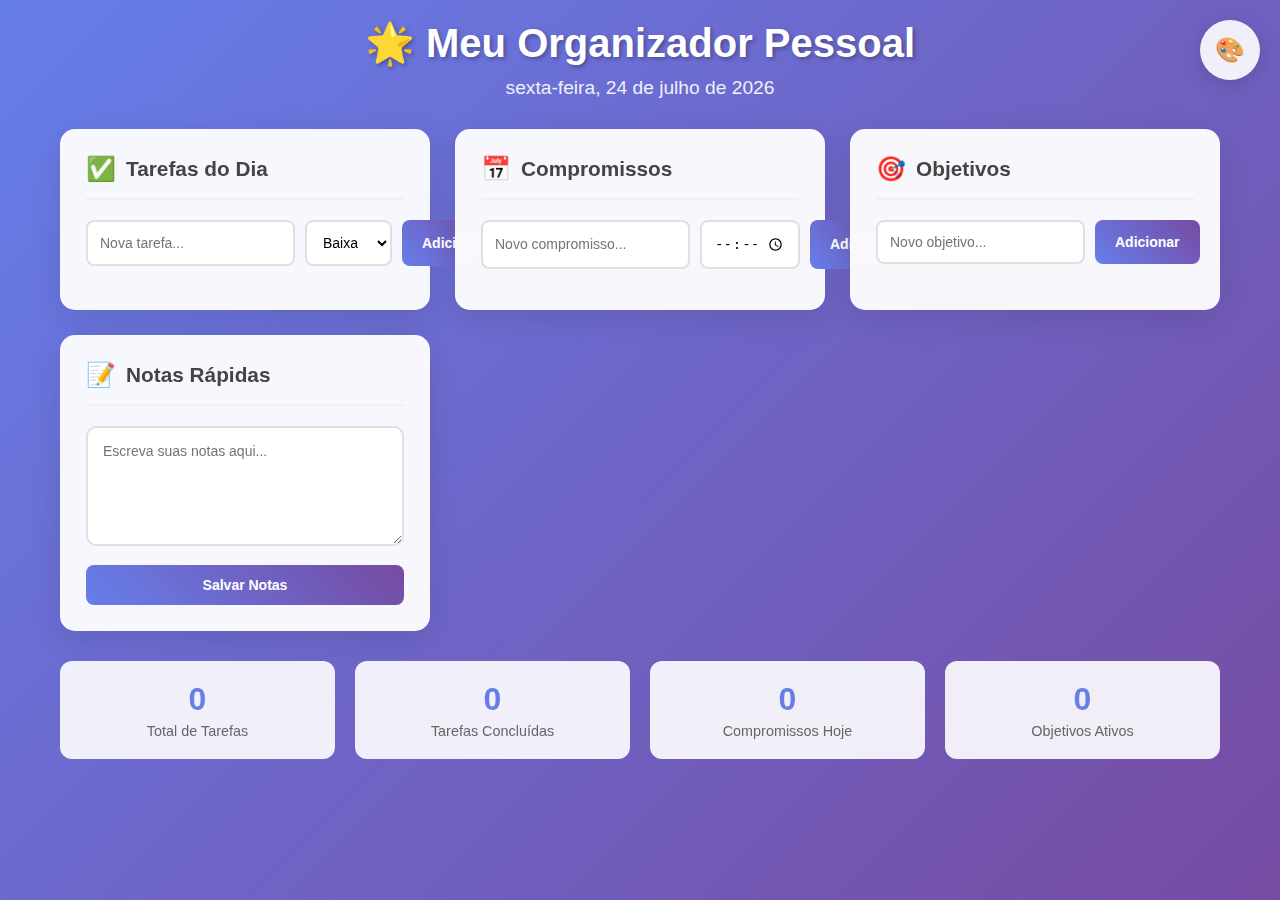
<file: organizacao_feita_por_ia/index.html>
<!DOCTYPE html>
<html lang="pt-BR">
<head>
    <meta charset="UTF-8">
    <meta name="viewport" content="width=device-width, initial-scale=1.0">
    <title>Meu Organizador Pessoal</title>
    <style>
        * {
            margin: 0;
            padding: 0;
            box-sizing: border-box;
        }

        body {
            font-family: 'Segoe UI', Tahoma, Geneva, Verdana, sans-serif;
            background: linear-gradient(135deg, #667eea 0%, #764ba2 100%);
            min-height: 100vh;
            color: #333;
        }

        .container {
            max-width: 1200px;
            margin: 0 auto;
            padding: 20px;
        }

        .header {
            text-align: center;
            margin-bottom: 30px;
            color: white;
            position: relative;
        }

        .header h1 {
            font-size: 2.5em;
            margin-bottom: 10px;
            text-shadow: 2px 2px 4px rgba(0,0,0,0.3);
        }

        .date-display {
            font-size: 1.2em;
            opacity: 0.9;
        }

        .theme-selector {
            position: fixed;
            top: 20px;
            right: 20px;
            background: rgba(255, 255, 255, 0.95);
            border-radius: 15px;
            padding: 20px;
            backdrop-filter: blur(15px);
            box-shadow: 0 8px 32px rgba(0,0,0,0.15);
            border: 1px solid rgba(255,255,255,0.2);
            z-index: 1000;
            transform: translateX(100%);
            transition: transform 0.3s ease, opacity 0.3s ease;
            opacity: 0;
            pointer-events: none;
            max-width: 300px;
        }

        .theme-selector.active {
            transform: translateX(0);
            opacity: 1;
            pointer-events: all;
        }

        .theme-toggle-btn {
            position: fixed;
            top: 20px;
            right: 20px;
            width: 60px;
            height: 60px;
            border-radius: 50%;
            background: rgba(255, 255, 255, 0.9);
            backdrop-filter: blur(10px);
            border: none;
            cursor: pointer;
            display: flex;
            align-items: center;
            justify-content: center;
            font-size: 24px;
            box-shadow: 0 4px 20px rgba(0,0,0,0.15);
            transition: all 0.3s ease;
            z-index: 1001;
            color: #333;
        }

        .theme-toggle-btn:hover {
            transform: scale(1.1);
            box-shadow: 0 6px 25px rgba(0,0,0,0.2);
        }

        .theme-toggle-btn.active {
            background: rgba(255, 100, 100, 0.9);
            color: white;
            transform: rotate(45deg);
        }

        .theme-options {
            display: flex;
            gap: 10px;
            margin-bottom: 15px;
            flex-wrap: wrap;
        }

        .theme-preset {
            width: 30px;
            height: 30px;
            border-radius: 50%;
            cursor: pointer;
            border: 3px solid transparent;
            transition: all 0.3s ease;
        }

        .theme-preset:hover {
            transform: scale(1.1);
            border-color: #333;
        }

        .theme-preset.active {
            border-color: #333;
            transform: scale(1.1);
        }

        .custom-theme {
            display: flex;
            gap: 5px;
            align-items: center;
            margin-top: 10px;
        }

        .color-input {
            width: 40px;
            height: 30px;
            border: none;
            border-radius: 5px;
            cursor: pointer;
        }

        .theme-label {
            font-size: 0.8em;
            color: #666;
            margin-bottom: 5px;
        }

        .main-grid {
            display: grid;
            grid-template-columns: repeat(auto-fit, minmax(350px, 1fr));
            gap: 25px;
            margin-bottom: 30px;
        }

        .card {
            background: rgba(255, 255, 255, 0.95);
            backdrop-filter: blur(10px);
            border-radius: 15px;
            padding: 25px;
            box-shadow: 0 8px 32px rgba(0,0,0,0.1);
            border: 1px solid rgba(255,255,255,0.18);
            transition: transform 0.3s ease, box-shadow 0.3s ease;
        }

        .card:hover {
            transform: translateY(-5px);
            box-shadow: 0 12px 40px rgba(0,0,0,0.15);
        }

        .card-header {
            display: flex;
            align-items: center;
            margin-bottom: 20px;
            padding-bottom: 15px;
            border-bottom: 2px solid #f0f0f0;
        }

        .card-icon {
            font-size: 1.5em;
            margin-right: 10px;
        }

        .card-title {
            font-size: 1.3em;
            font-weight: 600;
            color: #444;
        }

        .input-group {
            display: flex;
            margin-bottom: 15px;
            gap: 10px;
        }

        .input-field {
            flex: 1;
            padding: 12px;
            border: 2px solid #e0e0e0;
            border-radius: 8px;
            font-size: 14px;
            transition: border-color 0.3s ease;
        }

        .input-field:focus {
            outline: none;
            border-color: #667eea;
            box-shadow: 0 0 0 3px rgba(102, 126, 234, 0.1);
        }

        .btn {
            padding: 12px 20px;
            border: none;
            border-radius: 8px;
            font-size: 14px;
            font-weight: 600;
            cursor: pointer;
            transition: all 0.3s ease;
        }

        .btn-primary {
            background: linear-gradient(45deg, #667eea, #764ba2);
            color: white;
        }

        .btn-primary:hover {
            transform: translateY(-2px);
            box-shadow: 0 4px 12px rgba(102, 126, 234, 0.3);
        }

        .btn-danger {
            background: linear-gradient(45deg, #ff6b6b, #ee5a52);
            color: white;
            padding: 6px 12px;
            font-size: 12px;
        }

        .btn-danger:hover {
            transform: scale(1.05);
        }

        .task-list, .appointment-list, .goal-list {
            max-height: 300px;
            overflow-y: auto;
        }

        .task-item, .appointment-item, .goal-item {
            display: flex;
            align-items: center;
            justify-content: space-between;
            padding: 15px;
            margin-bottom: 10px;
            background: #f8f9ff;
            border-radius: 10px;
            border-left: 4px solid #667eea;
            transition: all 0.3s ease;
        }

        .task-item:hover, .appointment-item:hover, .goal-item:hover {
            background: #f0f2ff;
            transform: translateX(5px);
        }

        .task-item.completed {
            opacity: 0.7;
            text-decoration: line-through;
            border-left-color: #4caf50;
        }

        .item-content {
            flex: 1;
        }

        .item-title {
            font-weight: 600;
            margin-bottom: 5px;
            color: #444;
        }

        .item-details {
            font-size: 0.9em;
            color: #666;
        }

        .item-actions {
            display: flex;
            gap: 8px;
        }

        .checkbox {
            width: 20px;
            height: 20px;
            margin-right: 15px;
            cursor: pointer;
            accent-color: #667eea;
        }

        .priority-high {
            border-left-color: #ff4757 !important;
        }

        .priority-medium {
            border-left-color: #ffa726 !important;
        }

        .priority-low {
            border-left-color: #26a69a !important;
        }

        .stats-grid {
            display: grid;
            grid-template-columns: repeat(auto-fit, minmax(200px, 1fr));
            gap: 20px;
            margin-top: 30px;
        }

        .stat-card {
            background: rgba(255, 255, 255, 0.9);
            padding: 20px;
            border-radius: 12px;
            text-align: center;
            backdrop-filter: blur(10px);
        }

        .stat-number {
            font-size: 2em;
            font-weight: 700;
            color: #667eea;
            margin-bottom: 5px;
        }

        .stat-label {
            color: #666;
            font-size: 0.9em;
        }

        .notes-area {
            width: 100%;
            min-height: 120px;
            padding: 15px;
            border: 2px solid #e0e0e0;
            border-radius: 10px;
            resize: vertical;
            font-family: inherit;
            font-size: 14px;
            transition: border-color 0.3s ease;
        }

        .notes-area:focus {
            outline: none;
            border-color: #667eea;
            box-shadow: 0 0 0 3px rgba(102, 126, 234, 0.1);
        }

        .time-picker {
            width: 100px;
        }

        .select-field {
            padding: 12px;
            border: 2px solid #e0e0e0;
            border-radius: 8px;
            font-size: 14px;
            background: white;
            cursor: pointer;
        }

        @media (max-width: 768px) {
            .main-grid {
                grid-template-columns: 1fr;
            }
            
            .container {
                padding: 15px;
            }
            
            .header h1 {
                font-size: 2em;
            }
            
            .theme-selector {
                right: 10px;
                top: 10px;
                left: 10px;
                max-width: none;
                transform: translateY(-100%);
            }
            
            .theme-selector.active {
                transform: translateY(0);
            }
            
            .theme-toggle-btn {
                right: 15px;
                top: 15px;
                width: 50px;
                height: 50px;
                font-size: 20px;
            }
            
            .theme-options {
                justify-content: center;
            }
            
            .custom-theme {
                justify-content: center;
            }
        }
    </style>
</head>
<body>
    <div class="container">
        <div class="header">
            <h1>🌟 Meu Organizador Pessoal</h1>
            <div class="date-display" id="currentDate"></div>
        </div>

        <!-- Botão para abrir temas -->
        <button class="theme-toggle-btn" id="themeToggle" onclick="toggleThemeSelector()">
            🎨
        </button>

        <!-- Painel de temas -->
        <div class="theme-selector" id="themeSelector">
            <div class="theme-label">Escolher Tema:</div>
            <div class="theme-options">
                <div class="theme-preset active" data-theme="default" style="background: linear-gradient(135deg, #667eea 0%, #764ba2 100%)" title="Tema Padrão"></div>
                <div class="theme-preset" data-theme="ocean" style="background: linear-gradient(135deg, #2E86AB 0%, #A23B72 100%)" title="Oceano"></div>
                <div class="theme-preset" data-theme="forest" style="background: linear-gradient(135deg, #134E5E 0%, #71B280 100%)" title="Floresta"></div>
                <div class="theme-preset" data-theme="sunset" style="background: linear-gradient(135deg, #FA8072 0%, #FF6347 100%)" title="Pôr do Sol"></div>
                <div class="theme-preset" data-theme="purple" style="background: linear-gradient(135deg, #8360c3 0%, #2ebf91 100%)" title="Roxo Verde"></div>
                <div class="theme-preset" data-theme="dark" style="background: linear-gradient(135deg, #2c3e50 0%, #34495e 100%)" title="Escuro"></div>
                <div class="theme-preset" data-theme="rose" style="background: linear-gradient(135deg, #f093fb 0%, #f5576c 100%)" title="Rosa"></div>
                <div class="theme-preset" data-theme="gold" style="background: linear-gradient(135deg, #FFD700 0%, #FFA500 100%)" title="Dourado"></div>
            </div>
            
            <div class="theme-label">Criar Tema Personalizado:</div>
            <div class="custom-theme">
                <input type="color" class="color-input" id="color1" value="#667eea" title="Cor Primária">
                <input type="color" class="color-input" id="color2" value="#764ba2" title="Cor Secundária">
                <button class="btn btn-primary" onclick="applyCustomTheme()" style="padding: 5px 10px; font-size: 12px;">Aplicar</button>
            </div>
        </div>

        <div class="main-grid">
            <!-- Tarefas -->
            <div class="card">
                <div class="card-header">
                    <span class="card-icon">✅</span>
                    <span class="card-title">Tarefas do Dia</span>
                </div>
                <div class="input-group">
                    <input type="text" class="input-field" id="taskInput" placeholder="Nova tarefa...">
                    <select class="select-field" id="taskPriority">
                        <option value="low">Baixa</option>
                        <option value="medium">Média</option>
                        <option value="high">Alta</option>
                    </select>
                    <button class="btn btn-primary" onclick="addTask()">Adicionar</button>
                </div>
                <div class="task-list" id="taskList"></div>
            </div>

            <!-- Compromissos -->
            <div class="card">
                <div class="card-header">
                    <span class="card-icon">📅</span>
                    <span class="card-title">Compromissos</span>
                </div>
                <div class="input-group">
                    <input type="text" class="input-field" id="appointmentInput" placeholder="Novo compromisso...">
                    <input type="time" class="input-field time-picker" id="appointmentTime">
                    <button class="btn btn-primary" onclick="addAppointment()">Adicionar</button>
                </div>
                <div class="appointment-list" id="appointmentList"></div>
            </div>

            <!-- Objetivos -->
            <div class="card">
                <div class="card-header">
                    <span class="card-icon">🎯</span>
                    <span class="card-title">Objetivos</span>
                </div>
                <div class="input-group">
                    <input type="text" class="input-field" id="goalInput" placeholder="Novo objetivo...">
                    <button class="btn btn-primary" onclick="addGoal()">Adicionar</button>
                </div>
                <div class="goal-list" id="goalList"></div>
            </div>

            <!-- Notas Rápidas -->
            <div class="card">
                <div class="card-header">
                    <span class="card-icon">📝</span>
                    <span class="card-title">Notas Rápidas</span>
                </div>
                <textarea class="notes-area" id="notesArea" placeholder="Escreva suas notas aqui..."></textarea>
                <button class="btn btn-primary" onclick="saveNotes()" style="margin-top: 15px; width: 100%;">Salvar Notas</button>
            </div>
        </div>

        <!-- Estatísticas -->
        <div class="stats-grid">
            <div class="stat-card">
                <div class="stat-number" id="totalTasks">0</div>
                <div class="stat-label">Total de Tarefas</div>
            </div>
            <div class="stat-card">
                <div class="stat-number" id="completedTasks">0</div>
                <div class="stat-label">Tarefas Concluídas</div>
            </div>
            <div class="stat-card">
                <div class="stat-number" id="todayAppointments">0</div>
                <div class="stat-label">Compromissos Hoje</div>
            </div>
            <div class="stat-card">
                <div class="stat-number" id="totalGoals">0</div>
                <div class="stat-label">Objetivos Ativos</div>
            </div>
        </div>
    </div>

    <script>
        // Dados armazenados em memória
        let tasks = [];
        let appointments = [];
        let goals = [];
        let notes = '';
        let currentTheme = 'default';

        // Temas predefinidos
        const themes = {
            default: ['#667eea', '#764ba2'],
            ocean: ['#2E86AB', '#A23B72'],
            forest: ['#134E5E', '#71B280'],
            sunset: ['#FA8072', '#FF6347'],
            purple: ['#8360c3', '#2ebf91'],
            dark: ['#2c3e50', '#34495e'],
            rose: ['#f093fb', '#f5576c'],
            gold: ['#FFD700', '#FFA500']
        };

        // Inicialização
        document.addEventListener('DOMContentLoaded', function() {
            updateDate();
            loadData();
            renderAll();
            setupThemeSelectors();
        });

        function setupThemeSelectors() {
            const themePresets = document.querySelectorAll('.theme-preset');
            themePresets.forEach(preset => {
                preset.addEventListener('click', function() {
                    const themeName = this.getAttribute('data-theme');
                    applyTheme(themeName);
                    updateActiveTheme(this);
                });
            });

            // Fechar painel ao clicar fora dele
            document.addEventListener('click', function(e) {
                const themeSelector = document.getElementById('themeSelector');
                const themeToggle = document.getElementById('themeToggle');
                
                if (!themeSelector.contains(e.target) && !themeToggle.contains(e.target)) {
                    closeThemeSelector();
                }
            });
        }

        function toggleThemeSelector() {
            const themeSelector = document.getElementById('themeSelector');
            const themeToggle = document.getElementById('themeToggle');
            
            if (themeSelector.classList.contains('active')) {
                closeThemeSelector();
            } else {
                openThemeSelector();
            }
        }

        function openThemeSelector() {
            const themeSelector = document.getElementById('themeSelector');
            const themeToggle = document.getElementById('themeToggle');
            
            themeSelector.classList.add('active');
            themeToggle.classList.add('active');
            themeToggle.innerHTML = '✕';
        }

        function closeThemeSelector() {
            const themeSelector = document.getElementById('themeSelector');
            const themeToggle = document.getElementById('themeToggle');
            
            themeSelector.classList.remove('active');
            themeToggle.classList.remove('active');
            themeToggle.innerHTML = '🎨';
        }

        function applyTheme(themeName) {
            const colors = themes[themeName];
            if (colors) {
                currentTheme = themeName;
                updateBackground(colors[0], colors[1]);
                saveData();
            }
        }

        function applyCustomTheme() {
            const color1 = document.getElementById('color1').value;
            const color2 = document.getElementById('color2').value;
            
            currentTheme = 'custom';
            updateBackground(color1, color2);
            
            // Remove active class from presets
            document.querySelectorAll('.theme-preset').forEach(preset => {
                preset.classList.remove('active');
            });
            
            // Feedback visual no botão
            const btn = event.target;
            const originalText = btn.textContent;
            btn.textContent = '✅';
            btn.style.background = '#4caf50';
            
            setTimeout(() => {
                btn.textContent = originalText;
                btn.style.background = '';
            }, 1000);
            
            saveData();
        }

        function updateBackground(color1, color2) {
            document.body.style.background = `linear-gradient(135deg, ${color1} 0%, ${color2} 100%)`;
            
            // Update button colors to match theme
            const style = document.createElement('style');
            style.textContent = `
                .btn-primary {
                    background: linear-gradient(45deg, ${color1}, ${color2}) !important;
                }
                .btn-primary:hover {
                    filter: brightness(1.1) !important;
                }
                .task-item, .appointment-item, .goal-item {
                    border-left-color: ${color1} !important;
                }
                .stat-number {
                    color: ${color1} !important;
                }
                .input-field:focus {
                    border-color: ${color1} !important;
                    box-shadow: 0 0 0 3px ${color1}20 !important;
                }
                .notes-area:focus {
                    border-color: ${color1} !important;
                    box-shadow: 0 0 0 3px ${color1}20 !important;
                }
            `;
            
            // Remove previous theme styles
            const existingStyle = document.getElementById('theme-style');
            if (existingStyle) {
                existingStyle.remove();
            }
            
            style.id = 'theme-style';
            document.head.appendChild(style);
        }

        function updateActiveTheme(activeElement) {
            document.querySelectorAll('.theme-preset').forEach(preset => {
                preset.classList.remove('active');
            });
            activeElement.classList.add('active');
        }

        function updateDate() {
            const now = new Date();
            const options = { 
                weekday: 'long', 
                year: 'numeric', 
                month: 'long', 
                day: 'numeric' 
            };
            document.getElementById('currentDate').textContent = 
                now.toLocaleDateString('pt-BR', options);
        }

        function loadData() {
            const savedData = {
                tasks: [],
                appointments: [],
                goals: [],
                notes: '',
                theme: 'default'
            };

            tasks = savedData.tasks;
            appointments = savedData.appointments;
            goals = savedData.goals;
            notes = savedData.notes;
            currentTheme = savedData.theme;
            
            document.getElementById('notesArea').value = notes;
            
            // Apply saved theme
            if (currentTheme && currentTheme !== 'custom') {
                applyTheme(currentTheme);
                // Update active theme indicator
                const activeTheme = document.querySelector(`[data-theme="${currentTheme}"]`);
                if (activeTheme) {
                    updateActiveTheme(activeTheme);
                }
            }
        }

        function saveData() {
            // Em um ambiente real, aqui salvariamos no localStorage junto com o tema
            // Como não podemos usar localStorage, apenas mantemos em memória
            console.log('Dados salvos:', {
                tasks,
                appointments,
                goals,
                notes,
                theme: currentTheme
            });
        }

        function addTask() {
            const input = document.getElementById('taskInput');
            const priority = document.getElementById('taskPriority').value;
            
            if (input.value.trim() !== '') {
                const task = {
                    id: Date.now(),
                    text: input.value.trim(),
                    priority: priority,
                    completed: false,
                    createdAt: new Date()
                };
                
                tasks.push(task);
                input.value = '';
                renderTasks();
                updateStats();
                saveData();
            }
        }

        function addAppointment() {
            const input = document.getElementById('appointmentInput');
            const time = document.getElementById('appointmentTime');
            
            if (input.value.trim() !== '' && time.value !== '') {
                const appointment = {
                    id: Date.now(),
                    text: input.value.trim(),
                    time: time.value,
                    createdAt: new Date()
                };
                
                appointments.push(appointment);
                input.value = '';
                time.value = '';
                renderAppointments();
                updateStats();
                saveData();
            }
        }

        function addGoal() {
            const input = document.getElementById('goalInput');
            
            if (input.value.trim() !== '') {
                const goal = {
                    id: Date.now(),
                    text: input.value.trim(),
                    completed: false,
                    createdAt: new Date()
                };
                
                goals.push(goal);
                input.value = '';
                renderGoals();
                updateStats();
                saveData();
            }
        }

        function toggleTask(id) {
            const task = tasks.find(t => t.id === id);
            if (task) {
                task.completed = !task.completed;
                renderTasks();
                updateStats();
                saveData();
            }
        }

        function deleteTask(id) {
            tasks = tasks.filter(t => t.id !== id);
            renderTasks();
            updateStats();
            saveData();
        }

        function deleteAppointment(id) {
            appointments = appointments.filter(a => a.id !== id);
            renderAppointments();
            updateStats();
            saveData();
        }

        function deleteGoal(id) {
            goals = goals.filter(g => g.id !== id);
            renderGoals();
            updateStats();
            saveData();
        }

        function toggleGoal(id) {
            const goal = goals.find(g => g.id === id);
            if (goal) {
                goal.completed = !goal.completed;
                renderGoals();
                updateStats();
                saveData();
            }
        }

        function renderTasks() {
            const container = document.getElementById('taskList');
            container.innerHTML = '';
            
            tasks.forEach(task => {
                const div = document.createElement('div');
                div.className = `task-item priority-${task.priority} ${task.completed ? 'completed' : ''}`;
                
                div.innerHTML = `
                    <input type="checkbox" class="checkbox" ${task.completed ? 'checked' : ''} 
                           onchange="toggleTask(${task.id})">
                    <div class="item-content">
                        <div class="item-title">${task.text}</div>
                        <div class="item-details">Prioridade: ${task.priority === 'high' ? 'Alta' : task.priority === 'medium' ? 'Média' : 'Baixa'}</div>
                    </div>
                    <div class="item-actions">
                        <button class="btn btn-danger" onclick="deleteTask(${task.id})">🗑️</button>
                    </div>
                `;
                
                container.appendChild(div);
            });
        }

        function renderAppointments() {
            const container = document.getElementById('appointmentList');
            container.innerHTML = '';
            
            appointments.sort((a, b) => a.time.localeCompare(b.time)).forEach(appointment => {
                const div = document.createElement('div');
                div.className = 'appointment-item';
                
                div.innerHTML = `
                    <div class="item-content">
                        <div class="item-title">${appointment.text}</div>
                        <div class="item-details">⏰ ${appointment.time}</div>
                    </div>
                    <div class="item-actions">
                        <button class="btn btn-danger" onclick="deleteAppointment(${appointment.id})">🗑️</button>
                    </div>
                `;
                
                container.appendChild(div);
            });
        }

        function renderGoals() {
            const container = document.getElementById('goalList');
            container.innerHTML = '';
            
            goals.forEach(goal => {
                const div = document.createElement('div');
                div.className = `goal-item ${goal.completed ? 'completed' : ''}`;
                
                div.innerHTML = `
                    <input type="checkbox" class="checkbox" ${goal.completed ? 'checked' : ''} 
                           onchange="toggleGoal(${goal.id})">
                    <div class="item-content">
                        <div class="item-title">${goal.text}</div>
                    </div>
                    <div class="item-actions">
                        <button class="btn btn-danger" onclick="deleteGoal(${goal.id})">🗑️</button>
                    </div>
                `;
                
                container.appendChild(div);
            });
        }

        function saveNotes() {
            notes = document.getElementById('notesArea').value;
            saveData();
            
            // Feedback visual
            const btn = event.target;
            const originalText = btn.textContent;
            btn.textContent = '✅ Salvo!';
            btn.style.background = '#4caf50';
            
            setTimeout(() => {
                btn.textContent = originalText;
                btn.style.background = '';
            }, 1500);
        }

        function updateStats() {
            document.getElementById('totalTasks').textContent = tasks.length;
            document.getElementById('completedTasks').textContent = tasks.filter(t => t.completed).length;
            document.getElementById('todayAppointments').textContent = appointments.length;
            document.getElementById('totalGoals').textContent = goals.filter(g => !g.completed).length;
        }

        function renderAll() {
            renderTasks();
            renderAppointments();
            renderGoals();
            updateStats();
        }

        // Atalhos do teclado
        document.addEventListener('keydown', function(e) {
            if (e.key === 'Enter' && e.ctrlKey) {
                const activeElement = document.activeElement;
                if (activeElement.id === 'taskInput') addTask();
                else if (activeElement.id === 'appointmentInput') addAppointment();
                else if (activeElement.id === 'goalInput') addGoal();
            }
        });
    </script>
</body>
</html>
</file>
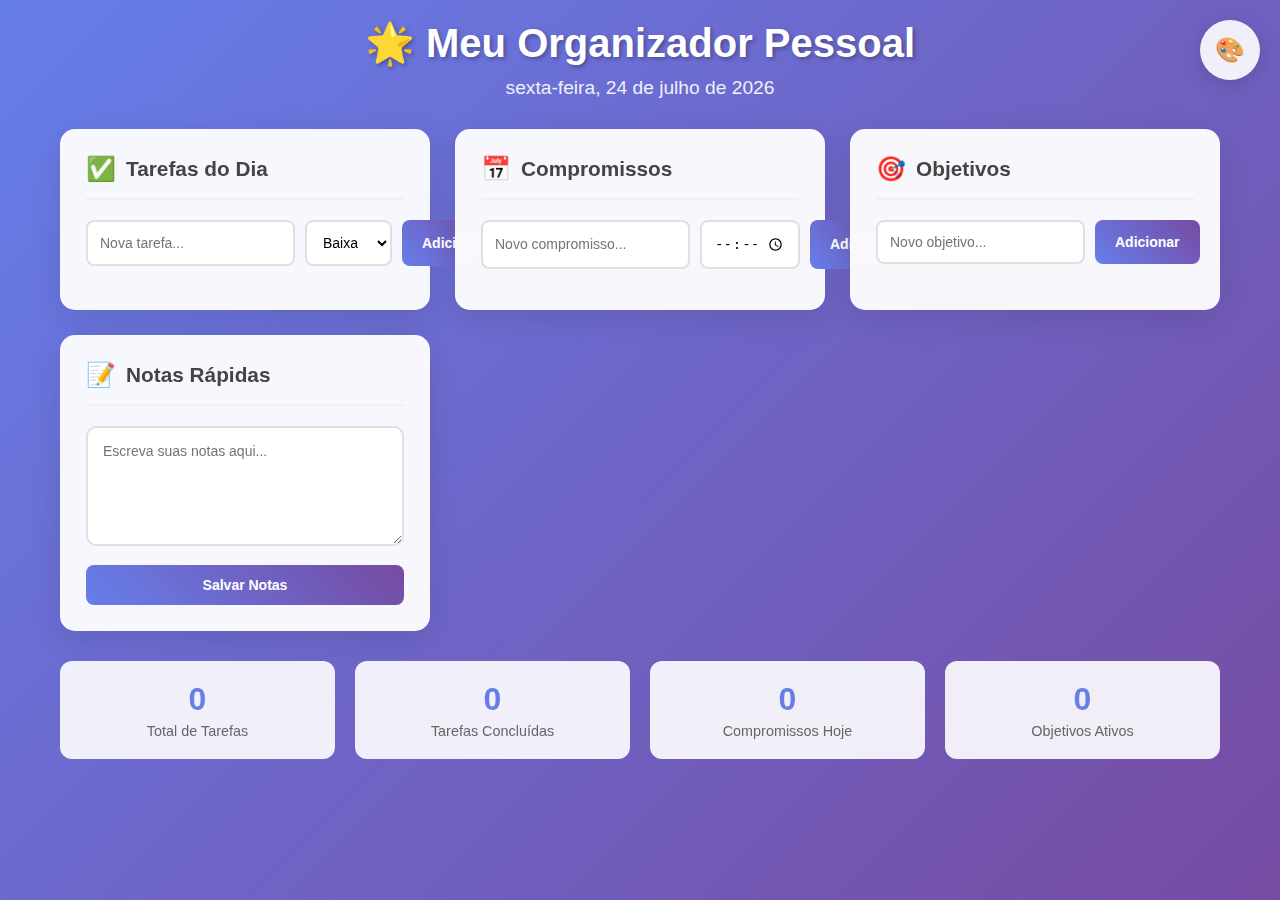
<file: projects/organizacao_feita_por_ia/index.html>
<!DOCTYPE html>
<html lang="pt-BR">
<head>
    <meta charset="UTF-8">
    <meta name="viewport" content="width=device-width, initial-scale=1.0">
    <title>Meu Organizador Pessoal</title>
    <style>
        * {
            margin: 0;
            padding: 0;
            box-sizing: border-box;
        }

        body {
            font-family: 'Segoe UI', Tahoma, Geneva, Verdana, sans-serif;
            background: linear-gradient(135deg, #667eea 0%, #764ba2 100%);
            min-height: 100vh;
            color: #333;
        }

        .container {
            max-width: 1200px;
            margin: 0 auto;
            padding: 20px;
        }

        .header {
            text-align: center;
            margin-bottom: 30px;
            color: white;
            position: relative;
        }

        .header h1 {
            font-size: 2.5em;
            margin-bottom: 10px;
            text-shadow: 2px 2px 4px rgba(0,0,0,0.3);
        }

        .date-display {
            font-size: 1.2em;
            opacity: 0.9;
        }

        .theme-selector {
            position: fixed;
            top: 20px;
            right: 20px;
            background: rgba(255, 255, 255, 0.95);
            border-radius: 15px;
            padding: 20px;
            backdrop-filter: blur(15px);
            box-shadow: 0 8px 32px rgba(0,0,0,0.15);
            border: 1px solid rgba(255,255,255,0.2);
            z-index: 1000;
            transform: translateX(100%);
            transition: transform 0.3s ease, opacity 0.3s ease;
            opacity: 0;
            pointer-events: none;
            max-width: 300px;
        }

        .theme-selector.active {
            transform: translateX(0);
            opacity: 1;
            pointer-events: all;
        }

        .theme-toggle-btn {
            position: fixed;
            top: 20px;
            right: 20px;
            width: 60px;
            height: 60px;
            border-radius: 50%;
            background: rgba(255, 255, 255, 0.9);
            backdrop-filter: blur(10px);
            border: none;
            cursor: pointer;
            display: flex;
            align-items: center;
            justify-content: center;
            font-size: 24px;
            box-shadow: 0 4px 20px rgba(0,0,0,0.15);
            transition: all 0.3s ease;
            z-index: 1001;
            color: #333;
        }

        .theme-toggle-btn:hover {
            transform: scale(1.1);
            box-shadow: 0 6px 25px rgba(0,0,0,0.2);
        }

        .theme-toggle-btn.active {
            background: rgba(255, 100, 100, 0.9);
            color: white;
            transform: rotate(45deg);
        }

        .theme-options {
            display: flex;
            gap: 10px;
            margin-bottom: 15px;
            flex-wrap: wrap;
        }

        .theme-preset {
            width: 30px;
            height: 30px;
            border-radius: 50%;
            cursor: pointer;
            border: 3px solid transparent;
            transition: all 0.3s ease;
        }

        .theme-preset:hover {
            transform: scale(1.1);
            border-color: #333;
        }

        .theme-preset.active {
            border-color: #333;
            transform: scale(1.1);
        }

        .custom-theme {
            display: flex;
            gap: 5px;
            align-items: center;
            margin-top: 10px;
        }

        .color-input {
            width: 40px;
            height: 30px;
            border: none;
            border-radius: 5px;
            cursor: pointer;
        }

        .theme-label {
            font-size: 0.8em;
            color: #666;
            margin-bottom: 5px;
        }

        .main-grid {
            display: grid;
            grid-template-columns: repeat(auto-fit, minmax(350px, 1fr));
            gap: 25px;
            margin-bottom: 30px;
        }

        .card {
            background: rgba(255, 255, 255, 0.95);
            backdrop-filter: blur(10px);
            border-radius: 15px;
            padding: 25px;
            box-shadow: 0 8px 32px rgba(0,0,0,0.1);
            border: 1px solid rgba(255,255,255,0.18);
            transition: transform 0.3s ease, box-shadow 0.3s ease;
        }

        .card:hover {
            transform: translateY(-5px);
            box-shadow: 0 12px 40px rgba(0,0,0,0.15);
        }

        .card-header {
            display: flex;
            align-items: center;
            margin-bottom: 20px;
            padding-bottom: 15px;
            border-bottom: 2px solid #f0f0f0;
        }

        .card-icon {
            font-size: 1.5em;
            margin-right: 10px;
        }

        .card-title {
            font-size: 1.3em;
            font-weight: 600;
            color: #444;
        }

        .input-group {
            display: flex;
            margin-bottom: 15px;
            gap: 10px;
        }

        .input-field {
            flex: 1;
            padding: 12px;
            border: 2px solid #e0e0e0;
            border-radius: 8px;
            font-size: 14px;
            transition: border-color 0.3s ease;
        }

        .input-field:focus {
            outline: none;
            border-color: #667eea;
            box-shadow: 0 0 0 3px rgba(102, 126, 234, 0.1);
        }

        .btn {
            padding: 12px 20px;
            border: none;
            border-radius: 8px;
            font-size: 14px;
            font-weight: 600;
            cursor: pointer;
            transition: all 0.3s ease;
        }

        .btn-primary {
            background: linear-gradient(45deg, #667eea, #764ba2);
            color: white;
        }

        .btn-primary:hover {
            transform: translateY(-2px);
            box-shadow: 0 4px 12px rgba(102, 126, 234, 0.3);
        }

        .btn-danger {
            background: linear-gradient(45deg, #ff6b6b, #ee5a52);
            color: white;
            padding: 6px 12px;
            font-size: 12px;
        }

        .btn-danger:hover {
            transform: scale(1.05);
        }

        .task-list, .appointment-list, .goal-list {
            max-height: 300px;
            overflow-y: auto;
        }

        .task-item, .appointment-item, .goal-item {
            display: flex;
            align-items: center;
            justify-content: space-between;
            padding: 15px;
            margin-bottom: 10px;
            background: #f8f9ff;
            border-radius: 10px;
            border-left: 4px solid #667eea;
            transition: all 0.3s ease;
        }

        .task-item:hover, .appointment-item:hover, .goal-item:hover {
            background: #f0f2ff;
            transform: translateX(5px);
        }

        .task-item.completed {
            opacity: 0.7;
            text-decoration: line-through;
            border-left-color: #4caf50;
        }

        .item-content {
            flex: 1;
        }

        .item-title {
            font-weight: 600;
            margin-bottom: 5px;
            color: #444;
        }

        .item-details {
            font-size: 0.9em;
            color: #666;
        }

        .item-actions {
            display: flex;
            gap: 8px;
        }

        .checkbox {
            width: 20px;
            height: 20px;
            margin-right: 15px;
            cursor: pointer;
            accent-color: #667eea;
        }

        .priority-high {
            border-left-color: #ff4757 !important;
        }

        .priority-medium {
            border-left-color: #ffa726 !important;
        }

        .priority-low {
            border-left-color: #26a69a !important;
        }

        .stats-grid {
            display: grid;
            grid-template-columns: repeat(auto-fit, minmax(200px, 1fr));
            gap: 20px;
            margin-top: 30px;
        }

        .stat-card {
            background: rgba(255, 255, 255, 0.9);
            padding: 20px;
            border-radius: 12px;
            text-align: center;
            backdrop-filter: blur(10px);
        }

        .stat-number {
            font-size: 2em;
            font-weight: 700;
            color: #667eea;
            margin-bottom: 5px;
        }

        .stat-label {
            color: #666;
            font-size: 0.9em;
        }

        .notes-area {
            width: 100%;
            min-height: 120px;
            padding: 15px;
            border: 2px solid #e0e0e0;
            border-radius: 10px;
            resize: vertical;
            font-family: inherit;
            font-size: 14px;
            transition: border-color 0.3s ease;
        }

        .notes-area:focus {
            outline: none;
            border-color: #667eea;
            box-shadow: 0 0 0 3px rgba(102, 126, 234, 0.1);
        }

        .time-picker {
            width: 100px;
        }

        .select-field {
            padding: 12px;
            border: 2px solid #e0e0e0;
            border-radius: 8px;
            font-size: 14px;
            background: white;
            cursor: pointer;
        }

        @media (max-width: 768px) {
            .main-grid {
                grid-template-columns: 1fr;
            }
            
            .container {
                padding: 15px;
            }
            
            .header h1 {
                font-size: 2em;
            }
            
            .theme-selector {
                right: 10px;
                top: 10px;
                left: 10px;
                max-width: none;
                transform: translateY(-100%);
            }
            
            .theme-selector.active {
                transform: translateY(0);
            }
            
            .theme-toggle-btn {
                right: 15px;
                top: 15px;
                width: 50px;
                height: 50px;
                font-size: 20px;
            }
            
            .theme-options {
                justify-content: center;
            }
            
            .custom-theme {
                justify-content: center;
            }
        }
    </style>
</head>
<body>
    <center>
    <div class="container">
        <div class="header">
            <h1>🌟 Meu Organizador Pessoal</h1>
            <div class="date-display" id="currentDate"></div>
        </div>

        <!-- Botão para abrir temas -->
        <button class="theme-toggle-btn" id="themeToggle" onclick="toggleThemeSelector()">
            🎨
        </button>

        <!-- Painel de temas -->
        <div class="theme-selector" id="themeSelector">
            <div class="theme-label">Escolher Tema:</div>
            <div class="theme-options">
                <div class="theme-preset active" data-theme="default" style="background: linear-gradient(135deg, #667eea 0%, #764ba2 100%)" title="Tema Padrão"></div>
                <div class="theme-preset" data-theme="ocean" style="background: linear-gradient(135deg, #2E86AB 0%, #A23B72 100%)" title="Oceano"></div>
                <div class="theme-preset" data-theme="forest" style="background: linear-gradient(135deg, #134E5E 0%, #71B280 100%)" title="Floresta"></div>
                <div class="theme-preset" data-theme="sunset" style="background: linear-gradient(135deg, #FA8072 0%, #FF6347 100%)" title="Pôr do Sol"></div>
                <div class="theme-preset" data-theme="purple" style="background: linear-gradient(135deg, #8360c3 0%, #2ebf91 100%)" title="Roxo Verde"></div>
                <div class="theme-preset" data-theme="dark" style="background: linear-gradient(135deg, #2c3e50 0%, #34495e 100%)" title="Escuro"></div>
                <div class="theme-preset" data-theme="rose" style="background: linear-gradient(135deg, #f093fb 0%, #f5576c 100%)" title="Rosa"></div>
                <div class="theme-preset" data-theme="gold" style="background: linear-gradient(135deg, #FFD700 0%, #FFA500 100%)" title="Dourado"></div>
            </div>
            
            <div class="theme-label">Criar Tema Personalizado:</div>
            <div class="custom-theme">
                <input type="color" class="color-input" id="color1" value="#667eea" title="Cor Primária">
                <input type="color" class="color-input" id="color2" value="#764ba2" title="Cor Secundária">
                <button class="btn btn-primary" onclick="applyCustomTheme()" style="padding: 5px 10px; font-size: 12px;">Aplicar</button>
            </div>
        </div>

        <div class="main-grid">
            <!-- Tarefas -->
            <div class="card">
                <div class="card-header">
                    <span class="card-icon">✅</span>
                    <span class="card-title">Tarefas do Dia</span>
                </div>
                <div class="input-group">
                    <input type="text" class="input-field" id="taskInput" placeholder="Nova tarefa...">
                    <select class="select-field" id="taskPriority">
                        <option value="low">Baixa</option>
                        <option value="medium">Média</option>
                        <option value="high">Alta</option>
                    </select>
                    <button class="btn btn-primary" onclick="addTask()">Adicionar</button>
                </div>
                <div class="task-list" id="taskList"></div>
            </div>

            <!-- Compromissos -->
            <div class="card">
                <div class="card-header">
                    <span class="card-icon">📅</span>
                    <span class="card-title">Compromissos</span>
                </div>
                <div class="input-group">
                    <input type="text" class="input-field" id="appointmentInput" placeholder="Novo compromisso...">
                    <input type="time" class="input-field time-picker" id="appointmentTime">
                    <button class="btn btn-primary" onclick="addAppointment()">Adicionar</button>
                </div>
                <div class="appointment-list" id="appointmentList"></div>
            </div>

            <!-- Objetivos -->
            <div class="card">
                <div class="card-header">
                    <span class="card-icon">🎯</span>
                    <span class="card-title">Objetivos</span>
                </div>
                <div class="input-group">
                    <input type="text" class="input-field" id="goalInput" placeholder="Novo objetivo...">
                    <button class="btn btn-primary" onclick="addGoal()">Adicionar</button>
                </div>
                <div class="goal-list" id="goalList"></div>
            </div>

            <!-- Notas Rápidas -->
            <div class="card">
                <div class="card-header">
                    <span class="card-icon">📝</span>
                    <span class="card-title">Notas Rápidas</span>
                </div>
                <textarea class="notes-area" id="notesArea" placeholder="Escreva suas notas aqui..."></textarea>
                <button class="btn btn-primary" onclick="saveNotes()" style="margin-top: 15px; width: 100%;">Salvar Notas</button>
            </div>
        </div>

        <!-- Estatísticas -->
        <div class="stats-grid">
            <div class="stat-card">
                <div class="stat-number" id="totalTasks">0</div>
                <div class="stat-label">Total de Tarefas</div>
            </div>
            <div class="stat-card">
                <div class="stat-number" id="completedTasks">0</div>
                <div class="stat-label">Tarefas Concluídas</div>
            </div>
            <div class="stat-card">
                <div class="stat-number" id="todayAppointments">0</div>
                <div class="stat-label">Compromissos Hoje</div>
            </div>
            <div class="stat-card">
                <div class="stat-number" id="totalGoals">0</div>
                <div class="stat-label">Objetivos Ativos</div>
            </div>
        </div>
    </div>
    </center>
    <script>
        // Dados armazenados em memória
        let tasks = [];
        let appointments = [];
        let goals = [];
        let notes = '';
        let currentTheme = 'default';

        // Temas predefinidos
        const themes = {
            default: ['#667eea', '#764ba2'],
            ocean: ['#2E86AB', '#A23B72'],
            forest: ['#134E5E', '#71B280'],
            sunset: ['#FA8072', '#FF6347'],
            purple: ['#8360c3', '#2ebf91'],
            dark: ['#2c3e50', '#34495e'],
            rose: ['#f093fb', '#f5576c'],
            gold: ['#FFD700', '#FFA500']
        };

        // Inicialização
        document.addEventListener('DOMContentLoaded', function() {
            updateDate();
            loadData();
            renderAll();
            setupThemeSelectors();
        });

        function setupThemeSelectors() {
            const themePresets = document.querySelectorAll('.theme-preset');
            themePresets.forEach(preset => {
                preset.addEventListener('click', function() {
                    const themeName = this.getAttribute('data-theme');
                    applyTheme(themeName);
                    updateActiveTheme(this);
                });
            });

            // Fechar painel ao clicar fora dele
            document.addEventListener('click', function(e) {
                const themeSelector = document.getElementById('themeSelector');
                const themeToggle = document.getElementById('themeToggle');
                
                if (!themeSelector.contains(e.target) && !themeToggle.contains(e.target)) {
                    closeThemeSelector();
                }
            });
        }

        function toggleThemeSelector() {
            const themeSelector = document.getElementById('themeSelector');
            const themeToggle = document.getElementById('themeToggle');
            
            if (themeSelector.classList.contains('active')) {
                closeThemeSelector();
            } else {
                openThemeSelector();
            }
        }

        function openThemeSelector() {
            const themeSelector = document.getElementById('themeSelector');
            const themeToggle = document.getElementById('themeToggle');
            
            themeSelector.classList.add('active');
            themeToggle.classList.add('active');
            themeToggle.innerHTML = '✕';
        }

        function closeThemeSelector() {
            const themeSelector = document.getElementById('themeSelector');
            const themeToggle = document.getElementById('themeToggle');
            
            themeSelector.classList.remove('active');
            themeToggle.classList.remove('active');
            themeToggle.innerHTML = '🎨';
        }

        function applyTheme(themeName) {
            const colors = themes[themeName];
            if (colors) {
                currentTheme = themeName;
                updateBackground(colors[0], colors[1]);
                saveData();
            }
        }

        function applyCustomTheme() {
            const color1 = document.getElementById('color1').value;
            const color2 = document.getElementById('color2').value;
            
            currentTheme = 'custom';
            updateBackground(color1, color2);
            
            // Remove active class from presets
            document.querySelectorAll('.theme-preset').forEach(preset => {
                preset.classList.remove('active');
            });
            
            // Feedback visual no botão
            const btn = event.target;
            const originalText = btn.textContent;
            btn.textContent = '✅';
            btn.style.background = '#4caf50';
            
            setTimeout(() => {
                btn.textContent = originalText;
                btn.style.background = '';
            }, 1000);
            
            saveData();
        }

        function updateBackground(color1, color2) {
            document.body.style.background = `linear-gradient(135deg, ${color1} 0%, ${color2} 100%)`;
            
            // Update button colors to match theme
            const style = document.createElement('style');
            style.textContent = `
                .btn-primary {
                    background: linear-gradient(45deg, ${color1}, ${color2}) !important;
                }
                .btn-primary:hover {
                    filter: brightness(1.1) !important;
                }
                .task-item, .appointment-item, .goal-item {
                    border-left-color: ${color1} !important;
                }
                .stat-number {
                    color: ${color1} !important;
                }
                .input-field:focus {
                    border-color: ${color1} !important;
                    box-shadow: 0 0 0 3px ${color1}20 !important;
                }
                .notes-area:focus {
                    border-color: ${color1} !important;
                    box-shadow: 0 0 0 3px ${color1}20 !important;
                }
            `;
            
            // Remove previous theme styles
            const existingStyle = document.getElementById('theme-style');
            if (existingStyle) {
                existingStyle.remove();
            }
            
            style.id = 'theme-style';
            document.head.appendChild(style);
        }

        function updateActiveTheme(activeElement) {
            document.querySelectorAll('.theme-preset').forEach(preset => {
                preset.classList.remove('active');
            });
            activeElement.classList.add('active');
        }

        function updateDate() {
            const now = new Date();
            const options = { 
                weekday: 'long', 
                year: 'numeric', 
                month: 'long', 
                day: 'numeric' 
            };
            document.getElementById('currentDate').textContent = 
                now.toLocaleDateString('pt-BR', options);
        }

        function loadData() {
            const savedData = {
                tasks: [],
                appointments: [],
                goals: [],
                notes: '',
                theme: 'default'
            };

            tasks = savedData.tasks;
            appointments = savedData.appointments;
            goals = savedData.goals;
            notes = savedData.notes;
            currentTheme = savedData.theme;
            
            document.getElementById('notesArea').value = notes;
            
            // Apply saved theme
            if (currentTheme && currentTheme !== 'custom') {
                applyTheme(currentTheme);
                // Update active theme indicator
                const activeTheme = document.querySelector(`[data-theme="${currentTheme}"]`);
                if (activeTheme) {
                    updateActiveTheme(activeTheme);
                }
            }
        }

        function saveData() {
            // Em um ambiente real, aqui salvariamos no localStorage junto com o tema
            // Como não podemos usar localStorage, apenas mantemos em memória
            console.log('Dados salvos:', {
                tasks,
                appointments,
                goals,
                notes,
                theme: currentTheme
            });
        }

        function addTask() {
            const input = document.getElementById('taskInput');
            const priority = document.getElementById('taskPriority').value;
            
            if (input.value.trim() !== '') {
                const task = {
                    id: Date.now(),
                    text: input.value.trim(),
                    priority: priority,
                    completed: false,
                    createdAt: new Date()
                };
                
                tasks.push(task);
                input.value = '';
                renderTasks();
                updateStats();
                saveData();
            }
        }

        function addAppointment() {
            const input = document.getElementById('appointmentInput');
            const time = document.getElementById('appointmentTime');
            
            if (input.value.trim() !== '' && time.value !== '') {
                const appointment = {
                    id: Date.now(),
                    text: input.value.trim(),
                    time: time.value,
                    createdAt: new Date()
                };
                
                appointments.push(appointment);
                input.value = '';
                time.value = '';
                renderAppointments();
                updateStats();
                saveData();
            }
        }

        function addGoal() {
            const input = document.getElementById('goalInput');
            
            if (input.value.trim() !== '') {
                const goal = {
                    id: Date.now(),
                    text: input.value.trim(),
                    completed: false,
                    createdAt: new Date()
                };
                
                goals.push(goal);
                input.value = '';
                renderGoals();
                updateStats();
                saveData();
            }
        }

        function toggleTask(id) {
            const task = tasks.find(t => t.id === id);
            if (task) {
                task.completed = !task.completed;
                renderTasks();
                updateStats();
                saveData();
            }
        }

        function deleteTask(id) {
            tasks = tasks.filter(t => t.id !== id);
            renderTasks();
            updateStats();
            saveData();
        }

        function deleteAppointment(id) {
            appointments = appointments.filter(a => a.id !== id);
            renderAppointments();
            updateStats();
            saveData();
        }

        function deleteGoal(id) {
            goals = goals.filter(g => g.id !== id);
            renderGoals();
            updateStats();
            saveData();
        }

        function toggleGoal(id) {
            const goal = goals.find(g => g.id === id);
            if (goal) {
                goal.completed = !goal.completed;
                renderGoals();
                updateStats();
                saveData();
            }
        }

        function renderTasks() {
            const container = document.getElementById('taskList');
            container.innerHTML = '';
            
            tasks.forEach(task => {
                const div = document.createElement('div');
                div.className = `task-item priority-${task.priority} ${task.completed ? 'completed' : ''}`;
                
                div.innerHTML = `
                    <input type="checkbox" class="checkbox" ${task.completed ? 'checked' : ''} 
                           onchange="toggleTask(${task.id})">
                    <div class="item-content">
                        <div class="item-title">${task.text}</div>
                        <div class="item-details">Prioridade: ${task.priority === 'high' ? 'Alta' : task.priority === 'medium' ? 'Média' : 'Baixa'}</div>
                    </div>
                    <div class="item-actions">
                        <button class="btn btn-danger" onclick="deleteTask(${task.id})">🗑️</button>
                    </div>
                `;
                
                container.appendChild(div);
            });
        }

        function renderAppointments() {
            const container = document.getElementById('appointmentList');
            container.innerHTML = '';
            
            appointments.sort((a, b) => a.time.localeCompare(b.time)).forEach(appointment => {
                const div = document.createElement('div');
                div.className = 'appointment-item';
                
                div.innerHTML = `
                    <div class="item-content">
                        <div class="item-title">${appointment.text}</div>
                        <div class="item-details">⏰ ${appointment.time}</div>
                    </div>
                    <div class="item-actions">
                        <button class="btn btn-danger" onclick="deleteAppointment(${appointment.id})">🗑️</button>
                    </div>
                `;
                
                container.appendChild(div);
            });
        }

        function renderGoals() {
            const container = document.getElementById('goalList');
            container.innerHTML = '';
            
            goals.forEach(goal => {
                const div = document.createElement('div');
                div.className = `goal-item ${goal.completed ? 'completed' : ''}`;
                
                div.innerHTML = `
                    <input type="checkbox" class="checkbox" ${goal.completed ? 'checked' : ''} 
                           onchange="toggleGoal(${goal.id})">
                    <div class="item-content">
                        <div class="item-title">${goal.text}</div>
                    </div>
                    <div class="item-actions">
                        <button class="btn btn-danger" onclick="deleteGoal(${goal.id})">🗑️</button>
                    </div>
                `;
                
                container.appendChild(div);
            });
        }

        function saveNotes() {
            notes = document.getElementById('notesArea').value;
            saveData();
            
            // Feedback visual
            const btn = event.target;
            const originalText = btn.textContent;
            btn.textContent = '✅ Salvo!';
            btn.style.background = '#4caf50';
            
            setTimeout(() => {
                btn.textContent = originalText;
                btn.style.background = '';
            }, 1500);
        }

        function updateStats() {
            document.getElementById('totalTasks').textContent = tasks.length;
            document.getElementById('completedTasks').textContent = tasks.filter(t => t.completed).length;
            document.getElementById('todayAppointments').textContent = appointments.length;
            document.getElementById('totalGoals').textContent = goals.filter(g => !g.completed).length;
        }

        function renderAll() {
            renderTasks();
            renderAppointments();
            renderGoals();
            updateStats();
        }

        // Atalhos do teclado
        document.addEventListener('keydown', function(e) {
            if (e.key === 'Enter' && e.ctrlKey) {
                const activeElement = document.activeElement;
                if (activeElement.id === 'taskInput') addTask();
                else if (activeElement.id === 'appointmentInput') addAppointment();
                else if (activeElement.id === 'goalInput') addGoal();
            }
        });
    </script>
</body>
</html>
</file>
